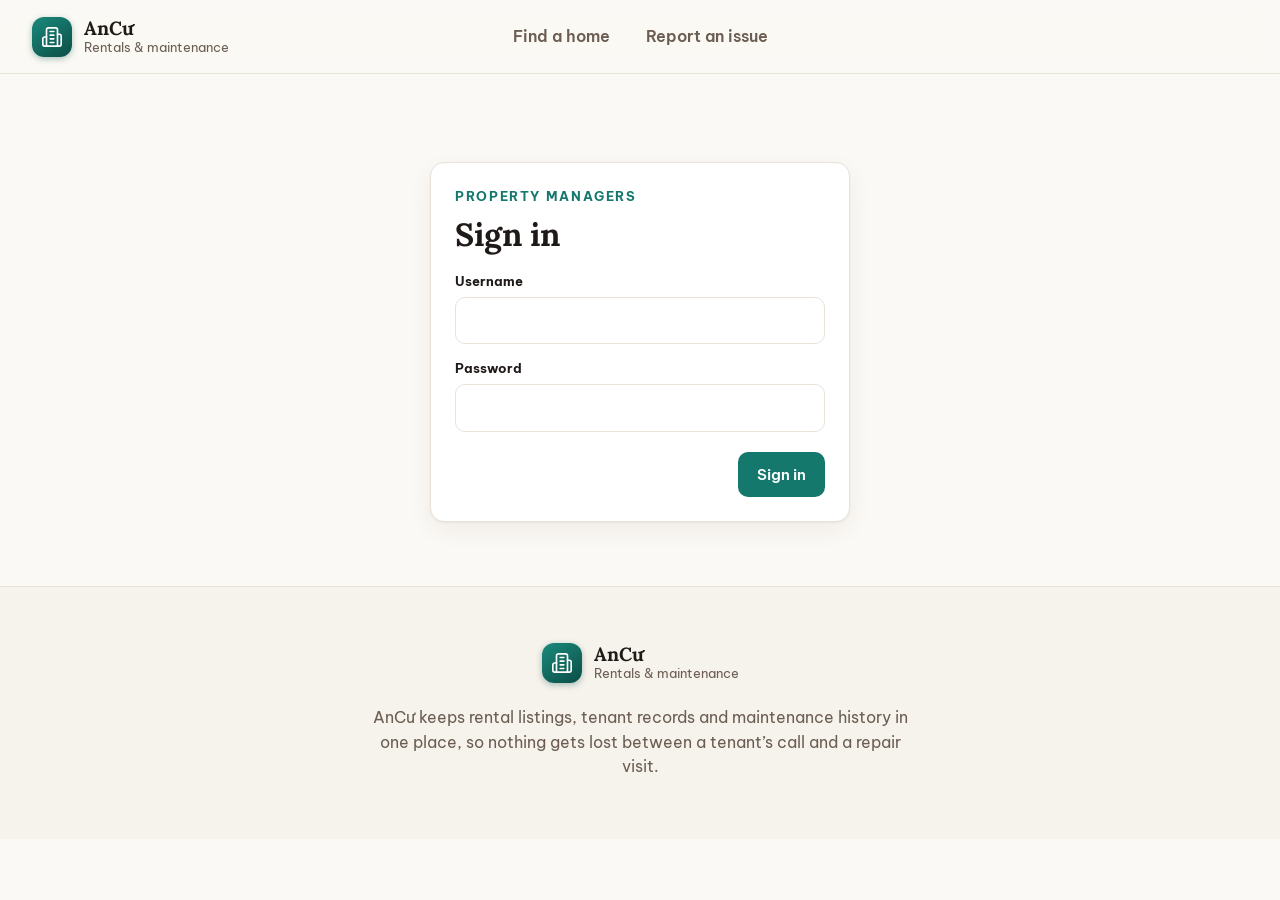
<file: src/main/resources/static/manager.html>
<!DOCTYPE html>
<html lang="en">
<head>
    <meta charset="UTF-8">
    <meta name="viewport" content="width=device-width, initial-scale=1">
    <title>Manager console - AnCư</title>
    <meta name="description" content="Manage apartments, tenants and maintenance requests.">
    <link rel="preconnect" href="https://fonts.googleapis.com">
    <link rel="preconnect" href="https://fonts.gstatic.com" crossorigin>
    <link rel="stylesheet" href="https://fonts.googleapis.com/css2?family=Be+Vietnam+Pro:wght@400;500;600;700&family=Lora:wght@500;600;700&display=swap">
    <link rel="stylesheet" href="css/style.css">
    <link rel="stylesheet" href="css/pages.css">
</head>
<body>

<!-- Icon sprite -->
<svg width="0" height="0" style="position:absolute" aria-hidden="true">
    <defs>
        <symbol id="i-building" viewBox="0 0 24 24"><path d="M6 22V4a2 2 0 0 1 2-2h8a2 2 0 0 1 2 2v18Z"/><path d="M6 12H4a2 2 0 0 0-2 2v6a2 2 0 0 0 2 2h2"/><path d="M18 9h2a2 2 0 0 1 2 2v9a2 2 0 0 1-2 2h-2"/><path d="M10 6h4M10 10h4M10 14h4M10 18h4"/></symbol>
        <symbol id="i-pin" viewBox="0 0 24 24"><path d="M20 10c0 6-8 12-8 12s-8-6-8-12a8 8 0 0 1 16 0Z"/><circle cx="12" cy="10" r="3"/></symbol>
        <symbol id="i-search" viewBox="0 0 24 24"><circle cx="11" cy="11" r="8"/><path d="m21 21-4.3-4.3"/></symbol>
        <symbol id="i-key" viewBox="0 0 24 24"><path d="m21 2-9.6 9.6"/><circle cx="7.5" cy="15.5" r="5.5"/><path d="m15.5 7.5 3 3L22 7l-3-3"/></symbol>
        <symbol id="i-bed" viewBox="0 0 24 24"><path d="M2 4v16"/><path d="M2 8h18a2 2 0 0 1 2 2v10"/><path d="M2 17h20"/><path d="M6 8v9"/></symbol>
        <symbol id="i-bath" viewBox="0 0 24 24"><path d="M9 6 6.5 3.5a1.5 1.5 0 0 0-1-.5C4.683 3 4 3.683 4 4.5V17a2 2 0 0 0 2 2h12a2 2 0 0 0 2-2v-5"/><path d="M10 5 8 7"/><path d="M2 12h20"/><path d="M7 19v2"/><path d="M17 19v2"/></symbol>
        <symbol id="i-ruler" viewBox="0 0 24 24"><path d="M21.3 15.3a2.4 2.4 0 0 1 0 3.4l-2.6 2.6a2.4 2.4 0 0 1-3.4 0L2.7 8.7a2.41 2.41 0 0 1 0-3.4l2.6-2.6a2.41 2.41 0 0 1 3.4 0Z"/><path d="m14.5 12.5 2-2"/><path d="m11.5 9.5 2-2"/><path d="m8.5 6.5 2-2"/><path d="m17.5 15.5 2-2"/></symbol>
        <symbol id="i-arrow-right" viewBox="0 0 24 24"><path d="M5 12h14"/><path d="m12 5 7 7-7 7"/></symbol>
        <symbol id="i-wrench" viewBox="0 0 24 24"><path d="M14.7 6.3a1 1 0 0 0 0 1.4l1.6 1.6a1 1 0 0 0 1.4 0l3.77-3.77a6 6 0 0 1-7.94 7.94l-6.91 6.91a2.12 2.12 0 0 1-3-3l6.91-6.91a6 6 0 0 1 7.94-7.94l-3.76 3.76z"/></symbol>
    </defs>
</svg>

<header class="site-header">
    <div class="container header-inner">
        <a class="brand" href="index.html" aria-label="AnCư home">
            <span class="brand-mark"><svg class="icon"><use href="#i-building"/></svg></span>
            <span class="brand-text">
                <span class="brand-name">AnCư</span>
                <span class="brand-tag">Rentals &amp; maintenance</span>
            </span>
        </a>
        <nav class="main-nav" aria-label="Main">
            <a href="index.html#listings">Find a home</a>
            <a href="report.html">Report an issue</a>
        </nav>
        <button type="button" class="btn btn-outline" id="btnSignOut" style="display:none">Sign out</button>
    </div>
</header>

<main>
    <!-- ============ SIGN IN ============ -->
    <section class="section" id="loginPanel">
        <div class="container">
            <form id="loginForm" class="form-card login-card" novalidate autocomplete="on">
                <p class="eyebrow">Property managers</p>
                <h1 class="page-title">Sign in</h1>
                <div id="loginMessage" role="alert"></div>
                <div class="form-row">
                    <label for="username">Username</label>
                    <input type="text" id="username" name="username" autocomplete="username" maxlength="60">
                </div>
                <div class="form-row">
                    <label for="password">Password</label>
                    <input type="password" id="password" name="password" autocomplete="current-password" maxlength="100">
                </div>
                <div class="form-actions">
                    <button type="submit" class="btn btn-primary">Sign in</button>
                </div>
            </form>
        </div>
    </section>

    <!-- ============ DASHBOARD ============ -->
    <section class="section" id="dashboard" style="display:none">
        <div class="container">
            <div class="section-head">
                <div>
                    <p class="eyebrow">Manager console</p>
                    <h1 class="page-title" id="panelTitle">Maintenance requests</h1>
                    <p class="section-lead" id="panelLead"></p>
                </div>
                <button type="button" class="btn btn-primary" id="btnAdd"><span id="btnAddLabel">Add</span></button>
            </div>

            <div class="tabs" role="tablist" aria-label="Records">
                <button type="button" class="tab is-active" role="tab" data-tab="requests">Maintenance requests</button>
                <button type="button" class="tab" role="tab" data-tab="properties">Properties</button>
                <button type="button" class="tab" role="tab" data-tab="tenants">Tenants</button>
            </div>

            <div class="toolbar">
                <label class="field field-keyword">
                    <svg class="icon"><use href="#i-search"/></svg>
                    <input type="search" id="filterKeyword" maxlength="100" aria-label="Search">
                </label>
                <label class="field field-status" id="filterStatusWrap">
                    <select id="filterStatus" aria-label="Filter by status"></select>
                </label>
                <p class="result-count" id="resultCount" aria-live="polite"></p>
            </div>

            <div id="message" role="status" aria-live="polite"></div>

            <div class="table-wrap">
                <table class="data-table">
                    <thead id="tableHead"></thead>
                    <tbody id="tableBody"></tbody>
                </table>
            </div>
        </div>
    </section>
</main>

<!-- ============ ADD / EDIT DIALOG ============ -->
<dialog id="formDialog" class="dialog" aria-labelledby="formTitle">
    <form id="recordForm" novalidate autocomplete="off">
        <h2 id="formTitle" class="dialog-title"></h2>
        <div id="formMessage" role="alert"></div>
        <div id="formFields" class="form-grid"></div>
        <div class="form-actions">
            <button type="button" class="btn btn-outline" id="btnFormCancel">Cancel</button>
            <button type="submit" class="btn btn-primary" id="btnFormSave">Save</button>
        </div>
    </form>
</dialog>

<!-- ============ DETAIL DIALOG ============ -->
<dialog id="detailDialog" class="dialog" aria-labelledby="detailTitle">
    <h2 id="detailTitle" class="dialog-title"></h2>
    <dl id="detailList" class="detail-list"></dl>
    <div class="form-actions">
        <button type="button" class="btn btn-outline" id="btnDetailClose">Close</button>
    </div>
</dialog>

<!-- ============ DELETE CONFIRM DIALOG ============ -->
<dialog id="confirmDialog" class="dialog" aria-labelledby="confirmTitle">
    <h2 id="confirmTitle" class="dialog-title">Delete this record?</h2>
    <p id="confirmText"></p>
    <div class="form-actions">
        <button type="button" class="btn btn-outline" id="btnConfirmNo">Keep it</button>
        <button type="button" class="btn btn-danger" id="btnConfirmYes">Yes, delete</button>
    </div>
</dialog>

<footer class="site-footer">
    <div class="container footer-inner">
        <a class="brand footer-brand" href="index.html" aria-label="AnCư home">
            <span class="brand-mark"><svg class="icon"><use href="#i-building"/></svg></span>
            <span class="brand-text">
                <span class="brand-name">AnCư</span>
                <span class="brand-tag">Rentals &amp; maintenance</span>
            </span>
        </a>
        <p class="footer-about">AnCư keeps rental listings, tenant records and maintenance history in one place, so nothing gets lost between a tenant’s call and a repair visit.</p>
    </div>
</footer>

<script src="js/api.js"></script>
<script src="js/manager.js"></script>
</body>
</html>
</file>
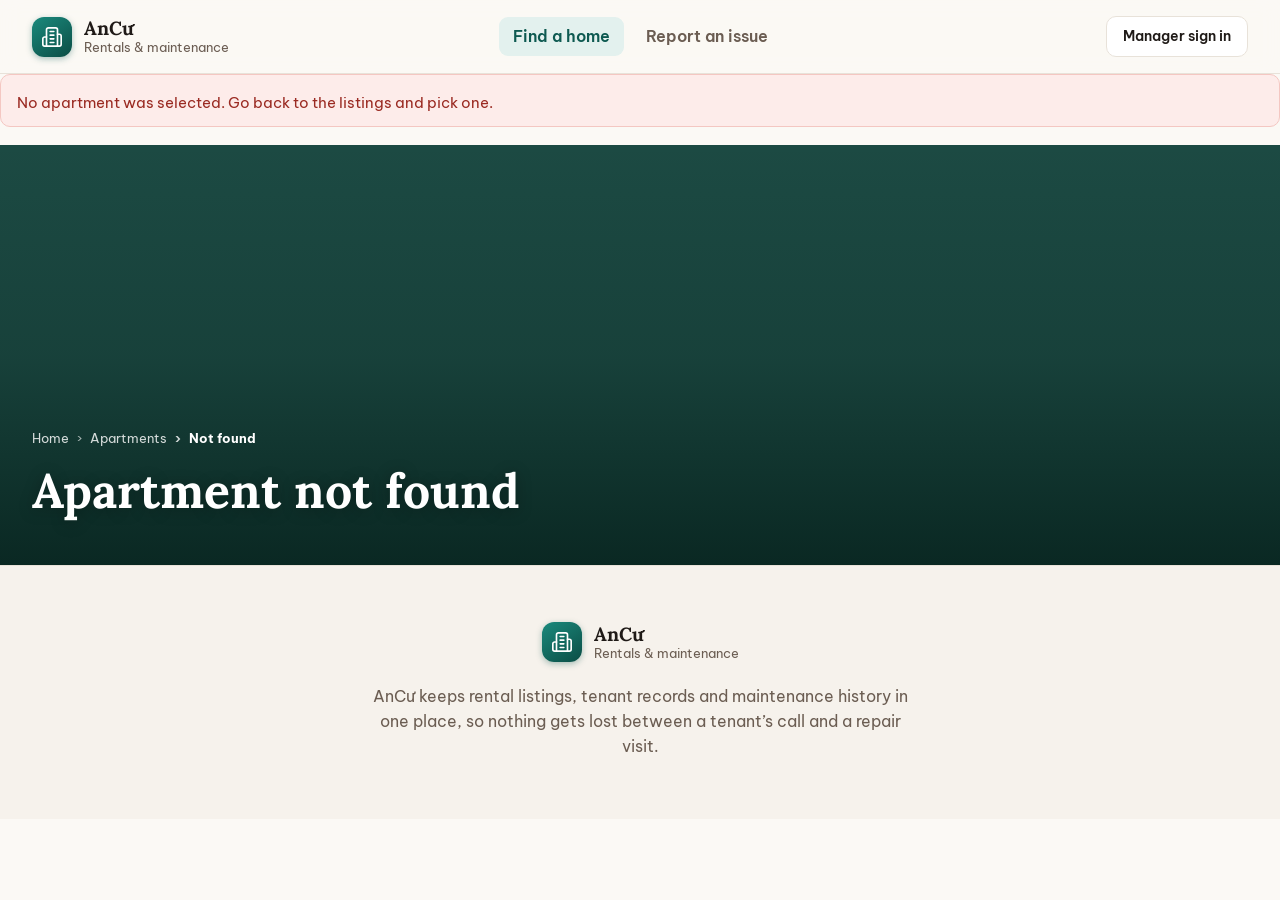
<file: src/main/resources/static/property.html>
<!DOCTYPE html>
<html lang="en">
<head>
    <meta charset="UTF-8">
    <meta name="viewport" content="width=device-width, initial-scale=1">
    <title>Apartment - AnCư</title>
    <meta name="description" content="Apartment details, monthly rent and availability.">
    <link rel="preconnect" href="https://fonts.googleapis.com">
    <link rel="preconnect" href="https://fonts.gstatic.com" crossorigin>
    <link rel="stylesheet" href="https://fonts.googleapis.com/css2?family=Be+Vietnam+Pro:wght@400;500;600;700&family=Lora:wght@500;600;700&display=swap">
    <link rel="stylesheet" href="css/style.css">
    <link rel="stylesheet" href="css/pages.css">
</head>
<body>

<!-- Icon sprite -->
<svg width="0" height="0" style="position:absolute" aria-hidden="true">
    <defs>
        <symbol id="i-building" viewBox="0 0 24 24"><path d="M6 22V4a2 2 0 0 1 2-2h8a2 2 0 0 1 2 2v18Z"/><path d="M6 12H4a2 2 0 0 0-2 2v6a2 2 0 0 0 2 2h2"/><path d="M18 9h2a2 2 0 0 1 2 2v9a2 2 0 0 1-2 2h-2"/><path d="M10 6h4M10 10h4M10 14h4M10 18h4"/></symbol>
        <symbol id="i-pin" viewBox="0 0 24 24"><path d="M20 10c0 6-8 12-8 12s-8-6-8-12a8 8 0 0 1 16 0Z"/><circle cx="12" cy="10" r="3"/></symbol>
        <symbol id="i-search" viewBox="0 0 24 24"><circle cx="11" cy="11" r="8"/><path d="m21 21-4.3-4.3"/></symbol>
        <symbol id="i-key" viewBox="0 0 24 24"><path d="m21 2-9.6 9.6"/><circle cx="7.5" cy="15.5" r="5.5"/><path d="m15.5 7.5 3 3L22 7l-3-3"/></symbol>
        <symbol id="i-bed" viewBox="0 0 24 24"><path d="M2 4v16"/><path d="M2 8h18a2 2 0 0 1 2 2v10"/><path d="M2 17h20"/><path d="M6 8v9"/></symbol>
        <symbol id="i-bath" viewBox="0 0 24 24"><path d="M9 6 6.5 3.5a1.5 1.5 0 0 0-1-.5C4.683 3 4 3.683 4 4.5V17a2 2 0 0 0 2 2h12a2 2 0 0 0 2-2v-5"/><path d="M10 5 8 7"/><path d="M2 12h20"/><path d="M7 19v2"/><path d="M17 19v2"/></symbol>
        <symbol id="i-ruler" viewBox="0 0 24 24"><path d="M21.3 15.3a2.4 2.4 0 0 1 0 3.4l-2.6 2.6a2.4 2.4 0 0 1-3.4 0L2.7 8.7a2.41 2.41 0 0 1 0-3.4l2.6-2.6a2.41 2.41 0 0 1 3.4 0Z"/><path d="m14.5 12.5 2-2"/><path d="m11.5 9.5 2-2"/><path d="m8.5 6.5 2-2"/><path d="m17.5 15.5 2-2"/></symbol>
        <symbol id="i-arrow-right" viewBox="0 0 24 24"><path d="M5 12h14"/><path d="m12 5 7 7-7 7"/></symbol>
        <symbol id="i-wrench" viewBox="0 0 24 24"><path d="M14.7 6.3a1 1 0 0 0 0 1.4l1.6 1.6a1 1 0 0 0 1.4 0l3.77-3.77a6 6 0 0 1-7.94 7.94l-6.91 6.91a2.12 2.12 0 0 1-3-3l6.91-6.91a6 6 0 0 1 7.94-7.94l-3.76 3.76z"/></symbol>
        <symbol id="i-send" viewBox="0 0 24 24"><path d="m22 2-7 20-4-9-9-4Z"/><path d="M22 2 11 13"/></symbol>
        <symbol id="i-alert" viewBox="0 0 24 24"><circle cx="12" cy="12" r="10"/><path d="M12 8v4M12 16h.01"/></symbol>
        <symbol id="i-info" viewBox="0 0 24 24"><circle cx="12" cy="12" r="10"/><path d="M12 16v-4M12 8h.01"/></symbol>
        <symbol id="i-calendar" viewBox="0 0 24 24"><rect width="18" height="18" x="3" y="4" rx="2"/><path d="M16 2v4M8 2v4M3 10h18"/></symbol>
        <symbol id="i-expand" viewBox="0 0 24 24"><path d="M15 3h6v6"/><path d="m21 3-7 7"/><path d="m3 21 7-7"/><path d="M9 21H3v-6"/></symbol>
        <symbol id="i-clipboard" viewBox="0 0 24 24"><rect width="8" height="4" x="8" y="2" rx="1"/><path d="M16 4h2a2 2 0 0 1 2 2v14a2 2 0 0 1-2 2H6a2 2 0 0 1-2-2V6a2 2 0 0 1 2-2h2"/><path d="m9 14 2 2 4-4"/></symbol>
    </defs>
</svg>

<header class="site-header">
    <div class="container header-inner">
        <a class="brand" href="index.html" aria-label="AnCư home">
            <span class="brand-mark"><svg class="icon"><use href="#i-building"/></svg></span>
            <span class="brand-text">
                <span class="brand-name">AnCư</span>
                <span class="brand-tag">Rentals &amp; maintenance</span>
            </span>
        </a>
        <nav class="main-nav" aria-label="Main">
            <a href="index.html#listings" class="is-active" aria-current="page">Find a home</a>
            <a href="report.html">Report an issue</a>
        </nav>
        <a class="btn btn-outline" href="manager.html">Manager sign in</a>
    </div>
</header>

<main>
    <div id="message" class="container" role="status" aria-live="polite"></div>

    <!-- ============ HERO ============ -->
    <section class="detail-hero" id="hero">
        <img class="hero-photo" id="photo" alt="" style="display:none">
        <button type="button" class="photo-zoom" id="photoBtn" style="display:none" aria-label="Enlarge photo"><svg class="icon"><use href="#i-expand"/></svg> View larger</button>
        <div class="container hero-content">
            <ol class="breadcrumb" aria-label="Breadcrumb">
                <li><a href="index.html">Home</a></li>
                <li><a href="index.html#listings">Apartments</a></li>
                <li aria-current="page" id="crumbDistrict">…</li>
            </ol>
            <span class="status-chip" id="heroStatus"><i></i><span>…</span></span>
            <h1 id="heroTitle">Loading…</h1>
            <p class="hero-address"><svg class="icon"><use href="#i-pin"/></svg> <span id="heroAddress"></span></p>
        </div>
    </section>

    <!-- ============ DETAIL ============ -->
    <div class="container detail-layout" id="detail" style="display:none">
        <div class="detail-main">
            <section>
                <h2 class="block-title">About this apartment</h2>
                <p class="about" id="about"></p>
            </section>

            <ul class="card facts" aria-label="Key facts">
                <li><span class="fact-label"><svg class="icon"><use href="#i-bed"/></svg> Bedrooms</span><strong id="factBeds"></strong></li>
                <li><span class="fact-label"><svg class="icon"><use href="#i-bath"/></svg> Bathrooms</span><strong id="factBaths"></strong></li>
                <li><span class="fact-label"><svg class="icon"><use href="#i-ruler"/></svg> Floor area</span><strong id="factArea"></strong></li>
                <li><span class="fact-label"><svg class="icon"><use href="#i-building"/></svg> District</span><strong id="factDistrict"></strong></li>
            </ul>

            <section class="card">
                <h3 class="card-title">Rent per square metre</h3>
                <p class="card-text" id="perSqm"></p>
            </section>

            <section class="help-card" id="helpCard">
                <span class="help-icon"><svg class="icon"><use href="#i-wrench"/></svg></span>
                <div>
                    <h3 class="card-title">Something broken in this apartment?</h3>
                    <p class="card-text" id="helpText"></p>
                    <a class="btn btn-primary" id="helpLink" href="report.html" style="display:none">Report an issue <svg class="icon"><use href="#i-arrow-right"/></svg></a>
                </div>
            </section>
        </div>

        <aside class="detail-side">
            <div class="card price-card">
                <p class="price-label">Monthly rent</p>
                <p class="price-value" id="price"></p>
                <div class="price-row price-row-strong"><span>Availability</span><span class="status-chip status-chip-soft" id="sideStatus"><i></i><span></span></span></div>
                <dl class="price-list">
                    <div><dt>Apartment</dt><dd id="sideBeds"></dd></div>
                    <div><dt>Floor area</dt><dd id="sideArea"></dd></div>
                    <div><dt>District</dt><dd id="sideDistrict"></dd></div>
                </dl>
                <p class="note note-teal"><svg class="icon"><use href="#i-calendar"/></svg> <span id="sideNote"></span></p>
            </div>
            <p class="note note-sand"><svg class="icon"><use href="#i-info"/></svg> <span>Listing data is stored in the <strong>properties</strong> table and updated by an authorised manager.</span></p>
        </aside>
    </div>
</main>

<dialog class="lightbox" id="lightbox" aria-label="Apartment photo">
    <form method="dialog"><button class="lightbox-close" aria-label="Close">&times;</button></form>
    <img id="lightboxImg" alt="">
</dialog>

<footer class="site-footer">
    <div class="container footer-inner">
        <a class="brand footer-brand" href="index.html" aria-label="AnCư home">
            <span class="brand-mark"><svg class="icon"><use href="#i-building"/></svg></span>
            <span class="brand-text">
                <span class="brand-name">AnCư</span>
                <span class="brand-tag">Rentals &amp; maintenance</span>
            </span>
        </a>
        <p class="footer-about">AnCư keeps rental listings, tenant records and maintenance history in one place, so nothing gets lost between a tenant’s call and a repair visit.</p>
    </div>
</footer>

<script src="js/api.js"></script>
<script src="js/property.js"></script>
</body>
</html>
</file>
<file: src/main/resources/static/css/style.css>
/* ---------- Tokens ---------- */
:root {
    --bg: #fbf9f5;
    --bg-soft: #f6f2ec;
    --surface: #ffffff;
    --ink: #1f1a17;
    --muted: #6b5d52;
    --line: #e8e2d9;
    --teal: #14786c;
    --teal-dark: #0e5a51;
    --teal-soft: #e3f1ee;
    --green: #1b8a5a;
    --clay: #b4532f;
    --serif: "Lora", Georgia, "Times New Roman", serif;
    --sans: "Be Vietnam Pro", system-ui, -apple-system, "Segoe UI", Roboto, "Helvetica Neue", Arial, sans-serif;
    --radius: 18px;
    --shadow: 0 1px 2px rgba(60, 40, 20, .06), 0 8px 24px rgba(60, 40, 20, .06);
}

* { box-sizing: border-box; }
html { scroll-behavior: smooth; scroll-padding-top: 88px; }
body { margin: 0; font-family: var(--sans); color: var(--ink); background: var(--bg); line-height: 1.55; -webkit-font-smoothing: antialiased; }
a { color: inherit; text-decoration: none; }
h1, h2, h3 { font-family: var(--serif); font-weight: 700; line-height: 1.2; margin: 0; }
p { margin: 0; }
ul, ol { margin: 0; padding: 0; list-style: none; }
img { display: block; max-width: 100%; }
button, input, select { font: inherit; color: inherit; }

.container { width: 100%; max-width: 1392px; margin: 0 auto; padding: 0 32px; }
.icon { width: 1em; height: 1em; flex: none; fill: none; stroke: currentColor; stroke-width: 1.8; stroke-linecap: round; stroke-linejoin: round; }
.icon-teal { color: var(--teal); }
.icon-green { color: var(--green); }
.icon-clay { color: var(--clay); }

/* ---------- Buttons ---------- */
.btn { display: inline-flex; align-items: center; justify-content: center; gap: 8px; padding: 10px 18px; border-radius: 10px; font-weight: 600; font-size: 15px; border: 1px solid transparent; cursor: pointer; white-space: nowrap; transition: background .15s, border-color .15s, color .15s, transform .05s; }
.btn:active { transform: translateY(1px); }
.btn .icon { font-size: 16px; }
.btn-outline { background: var(--surface); border-color: var(--line); color: var(--ink); }
.btn-outline:hover { border-color: var(--teal); color: var(--teal); }
.btn-primary { background: var(--teal); color: #fff; }
.btn-primary:hover { background: var(--teal-dark); }
:focus-visible { outline: 3px solid rgba(20, 120, 108, .45); outline-offset: 2px; }

/* ---------- Header ---------- */
.site-header { position: sticky; top: 0; z-index: 50; background: rgba(251, 249, 245, .92); backdrop-filter: saturate(1.4) blur(10px); border-bottom: 1px solid var(--line); }
.header-inner { display: grid; grid-template-columns: 1fr auto 1fr; align-items: center; height: 73px; }
.header-inner > .btn { justify-self: end; padding: 9px 16px; font-size: 14px; }
.brand { display: inline-flex; align-items: center; gap: 12px; justify-self: start; }
.brand-mark { display: grid; place-items: center; width: 40px; height: 40px; border-radius: 12px; color: #fff; font-size: 22px; background: linear-gradient(145deg, #1b8a7d, #0b4d45); box-shadow: 0 2px 6px rgba(14, 90, 81, .35); }
.brand-text { display: flex; flex-direction: column; line-height: 1.15; }
.brand-name { font-family: var(--serif); font-weight: 700; font-size: 19px; }
.brand-tag { font-size: 13px; color: var(--muted); }
.main-nav { display: flex; gap: 28px; }
.main-nav a { font-weight: 600; font-size: 16px; color: var(--muted); padding: 6px 0; }
.main-nav a:hover { color: var(--teal); }

/* ---------- Hero ---------- */
.hero { position: relative; display: flex; align-items: flex-end; min-height: 620px; padding: 80px 0 100px; color: #fff;
    background:
        linear-gradient(180deg, rgba(12, 40, 36, .10) 0%, rgba(12, 40, 36, .38) 45%, rgba(8, 36, 31, .86) 100%),
        url("../images/hero.jpg") center 35% / cover no-repeat;
    background-color: #1c4a43; }
.hero-inner { position: relative; }
.hero-eyebrow { display: flex; align-items: center; gap: 8px; font-size: 12.5px; font-weight: 700; letter-spacing: .13em; text-transform: uppercase; color: rgba(255, 255, 255, .86); margin-bottom: 22px; }
.hero h1 { font-size: clamp(2.3rem, 5.2vw, 3.6rem); max-width: 12em; margin-bottom: 22px; text-shadow: 0 2px 18px rgba(0, 0, 0, .25); }
.hero-lead { font-size: 18px; max-width: 36em; color: rgba(255, 255, 255, .9); }

/* ---------- Search ---------- */
.search-wrap { position: relative; z-index: 2; margin-top: -63px; }
.search-card { display: grid; grid-template-columns: 1fr 412px auto; gap: 12px; padding: 18px; background: var(--surface); border-radius: var(--radius); box-shadow: 0 10px 40px rgba(30, 20, 10, .16); }
.field { display: flex; align-items: center; gap: 10px; height: 48px; padding: 0 16px; border: 1px solid var(--line); border-radius: 10px; background: var(--surface); color: var(--muted); }
.field:focus-within { border-color: var(--teal); box-shadow: 0 0 0 3px rgba(20, 120, 108, .15); }
.field .icon { font-size: 18px; }
.field input, .field select { width: 100%; height: 100%; border: 0; outline: 0; background: transparent; color: var(--ink); font-size: 16px; }
.field input::placeholder { color: #a39789; }
.field-district { padding: 0; }
.field-district select { padding: 0 44px 0 16px; cursor: pointer; appearance: none; -webkit-appearance: none;
    background: url("data:image/svg+xml,%3Csvg xmlns='http://www.w3.org/2000/svg' width='16' height='16' viewBox='0 0 24 24' fill='none' stroke='%236b5d52' stroke-width='2' stroke-linecap='round' stroke-linejoin='round'%3E%3Cpath d='m6 9 6 6 6-6'/%3E%3C/svg%3E") no-repeat right 16px center; }
.search-card .btn-primary { height: 48px; padding: 0 26px; font-size: 16px; }
.stats { display: flex; flex-wrap: wrap; gap: 8px 32px; margin-top: 16px; color: var(--muted); font-size: 15px; }
.stats li { display: inline-flex; align-items: center; gap: 8px; }
.stats .icon { font-size: 17px; }
.stats strong { color: var(--ink); font-weight: 700; }

/* ---------- Sections ---------- */
.section { padding: 64px 0 24px; }
.eyebrow { font-size: 12.5px; font-weight: 700; letter-spacing: .13em; text-transform: uppercase; color: var(--teal); margin-bottom: 10px; }
.section h2 { font-size: clamp(1.7rem, 3vw, 2.15rem); }
.section-head { display: flex; align-items: flex-end; justify-content: space-between; gap: 24px; margin-bottom: 30px; }
.section-lead { margin-top: 10px; max-width: 40em; color: var(--muted); font-size: 16px; }
.section-head .btn { padding: 14px 20px; font-size: 16px; }

.msg { padding: 12px 16px; border-radius: 10px; margin-bottom: 18px; font-size: 15px; }
.msg-error { background: #fdecea; color: #9a2a22; border: 1px solid #f4c7c2; }
.msg-info { background: var(--teal-soft); color: var(--teal-dark); border: 1px solid #c4e0da; }
.msg-success { background: #e8f5ec; color: #1e6b3f; border: 1px solid #c3e3cd; }
.loading { grid-column: 1 / -1; color: var(--muted); padding: 40px 0; }

/* ---------- Apartment cards ---------- */
.card-grid { display: grid; grid-template-columns: repeat(3, 1fr); gap: 24px; }
.apt-card { background: var(--surface); border: 1px solid var(--line); border-radius: var(--radius); overflow: hidden; box-shadow: var(--shadow); transition: transform .18s, box-shadow .18s; }
.apt-card:hover { transform: translateY(-3px); box-shadow: 0 2px 4px rgba(60, 40, 20, .06), 0 16px 36px rgba(60, 40, 20, .12); }
.apt-photo { position: relative; aspect-ratio: 4 / 3; background: linear-gradient(135deg, #d9cfc2, #c3b7a7); overflow: hidden; }
.apt-photo img { width: 100%; height: 100%; object-fit: cover; transition: transform .4s; }
.apt-card:hover .apt-photo img { transform: scale(1.04); }
.pill { position: absolute; top: 12px; display: inline-flex; align-items: center; gap: 6px; padding: 5px 12px; border-radius: 999px; background: rgba(255, 255, 255, .94); box-shadow: 0 1px 4px rgba(0, 0, 0, .12); }
.pill-status { left: 12px; font-weight: 700; font-size: 15px; }
.pill-status i { width: 7px; height: 7px; border-radius: 50%; background: currentColor; }
.pill-status.is-available { color: var(--green); }
.pill-status.is-rented { color: var(--clay); }
.pill-price { right: 12px; font-family: var(--serif); font-weight: 700; font-size: 15px; color: var(--teal-dark); }
.apt-body { padding: 20px 20px 18px; }
.apt-body h3 { font-size: 20px; margin-bottom: 8px; }
.apt-address { display: flex; align-items: center; gap: 8px; color: var(--muted); font-size: 15px; padding-bottom: 16px; border-bottom: 1px solid var(--line); }
.apt-address .icon { font-size: 16px; }
.apt-meta { display: flex; flex-wrap: wrap; gap: 8px 22px; padding-top: 14px; color: var(--muted); font-size: 14.5px; }
.apt-meta li { display: inline-flex; align-items: center; gap: 7px; }
.apt-meta .icon { font-size: 17px; }

/* ---------- Steps ---------- */
.section-steps { padding-top: 88px; padding-bottom: 80px; }
.steps { display: grid; grid-template-columns: repeat(3, 1fr); gap: 24px; margin: 30px 0 34px; counter-reset: s; }
.step { background: var(--surface); border: 1px solid var(--line); border-radius: var(--radius); padding: 26px 24px; }
.step-num { display: grid; place-items: center; width: 36px; height: 36px; border-radius: 50%; background: var(--teal-soft); color: var(--teal-dark); font-family: var(--serif); font-weight: 700; margin-bottom: 16px; }
.step h3 { font-size: 19px; margin-bottom: 8px; }
.step p { color: var(--muted); font-size: 15.5px; }
.step em { font-style: normal; font-weight: 600; color: var(--ink); }

/* ---------- Footer ---------- */
.site-footer { background: var(--bg-soft); border-top: 1px solid var(--line); padding: 56px 0 60px; }
.footer-inner { display: flex; flex-direction: column; align-items: center; gap: 22px; text-align: center; }
.footer-brand { justify-self: auto; text-align: left; }
.footer-about { max-width: 34em; color: var(--muted); font-size: 16px; }

/* ---------- Responsive ---------- */
@media (max-width: 1080px) {
    .card-grid { grid-template-columns: repeat(2, 1fr); }
    .search-card { grid-template-columns: 1fr 1fr; }
    .search-card .btn-primary { grid-column: 1 / -1; }
}
@media (max-width: 760px) {
    .container { padding: 0 18px; }
    .header-inner { grid-template-columns: 1fr auto; height: auto; padding-top: 10px; padding-bottom: 10px; row-gap: 6px; }
    .main-nav { grid-column: 1 / -1; grid-row: 2; justify-content: center; gap: 24px; }
    .brand-tag { display: none; }
    .hero { min-height: 520px; padding: 56px 0 84px; }
    .hero-lead { font-size: 16px; }
    .search-wrap { margin-top: -48px; }
    .search-card { grid-template-columns: 1fr; padding: 14px; }
    .section { padding-top: 48px; }
    .section-head { flex-direction: column; align-items: flex-start; }
    .card-grid, .steps { grid-template-columns: 1fr; }
}
@media (prefers-reduced-motion: reduce) {
    * { transition: none !important; scroll-behavior: auto !important; }
}
</file>
<file: src/main/resources/static/css/pages.css>
/* =====================================================================
   pages.css - property detail, report form and manager console.
   Loaded after style.css and uses its tokens (--teal, --line, --serif ...).
   ===================================================================== */

:root {
    --amber: #b7791f;
    --amber-soft: #fbf0dc;
    --blue: #2b6cb0;
    --blue-soft: #e6eef8;
    --danger: #b3261e;
    --danger-soft: #fdecea;
    --sand-soft: #f7f3ec;
}

/* ---------- Shared: nav, cards that link, small UI ---------- */
.main-nav { gap: 8px; }
.main-nav a { padding: 7px 14px; border-radius: 9px; }
.main-nav a.is-active { background: var(--teal-soft); color: var(--teal-dark); }

a.apt-card { display: block; }
a.apt-card:focus-visible { outline-offset: 3px; }

.sr-only { position: absolute; width: 1px; height: 1px; margin: -1px; padding: 0; overflow: hidden; clip: rect(0 0 0 0); white-space: nowrap; border: 0; }
.icon-clay { color: var(--clay); }

.btn-ghost { background: transparent; color: var(--ink); border-color: transparent; }
.btn-ghost:hover { color: var(--teal); }
.btn-danger { background: var(--danger-soft); color: var(--danger); border-color: #f1c4c0; }
.btn-danger:hover { background: var(--danger); color: #fff; border-color: var(--danger); }
.btn-sm { padding: 6px 12px; font-size: 13.5px; border-radius: 8px; }
.btn[disabled] { opacity: .6; cursor: progress; }

.note { display: flex; align-items: flex-start; gap: 10px; padding: 12px 14px; border-radius: 12px; font-size: 13.5px; line-height: 1.5; }
.note .icon { font-size: 16px; margin-top: 2px; }
.note-teal { background: var(--teal-soft); color: var(--teal-dark); }
.note-sand { background: var(--sand-soft); color: var(--muted); border: 1px solid var(--line); }
.note strong { color: var(--ink); }

.card { background: var(--surface); border: 1px solid var(--line); border-radius: 14px; box-shadow: var(--shadow); padding: 20px; }
.card-title { font-size: 17px; margin-bottom: 6px; }
.card-text { color: var(--muted); font-size: 14.5px; }

.status-chip { display: inline-flex; align-items: center; gap: 7px; padding: 5px 14px; border-radius: 999px; font-weight: 700; font-size: 15px; }
.status-chip i { width: 7px; height: 7px; border-radius: 50%; background: currentColor; }
.status-chip.is-available { background: var(--teal-soft); color: var(--green); }
.status-chip.is-rented { background: #f8e8e1; color: var(--clay); }
.status-chip-soft { font-size: 14px; padding: 3px 12px; }

/* ---------- Property detail ---------- */
#message.container { padding-top: 16px; }

.detail-hero { position: relative; display: flex; align-items: flex-end; min-height: 420px; padding: 48px 0 34px; color: #fff; background-color: #1c4a43; overflow: hidden; }
.hero-photo { position: absolute; inset: 0; width: 100%; height: 100%; object-fit: cover; }
.detail-hero::after { content: ""; position: absolute; inset: 0; background: linear-gradient(180deg, rgba(12, 40, 36, 0) 0%, rgba(10, 38, 33, .25) 50%, rgba(7, 34, 29, .85) 100%); pointer-events: none; }
.hero-content { position: relative; z-index: 1; }
.detail-hero .container { width: 100%; }
.breadcrumb { display: flex; flex-wrap: wrap; gap: 8px; margin-bottom: 14px; font-size: 13px; color: rgba(255, 255, 255, .82); }
.breadcrumb li + li::before { content: "›"; margin-right: 8px; opacity: .8; }
.breadcrumb a:hover { text-decoration: underline; }
.breadcrumb [aria-current] { color: #fff; font-weight: 700; }
.detail-hero .status-chip { margin-bottom: 14px; }
.detail-hero h1 { font-size: clamp(2rem, 4.4vw, 3rem); text-shadow: 0 2px 16px rgba(0, 0, 0, .3); margin-bottom: 12px; }
.hero-address { display: flex; align-items: center; gap: 8px; font-size: 14px; font-weight: 600; color: rgba(255, 255, 255, .92); }

.detail-layout { display: grid; grid-template-columns: minmax(0, 1fr) 360px; gap: 32px; padding-top: 40px; padding-bottom: 72px; align-items: start; }
.detail-main { display: grid; gap: 20px; }
.block-title { font-size: 22px; margin-bottom: 12px; }
.photo-zoom { position: absolute; z-index: 2; top: 18px; right: 18px; display: inline-flex; align-items: center; gap: 6px; padding: 7px 14px; border: 0; border-radius: 999px; background: rgba(255, 255, 255, .94); color: var(--ink); font-size: 13px; font-weight: 600; cursor: zoom-in; box-shadow: 0 1px 4px rgba(0, 0, 0, .2); }
.photo-zoom .icon { font-size: 15px; }
.lightbox { max-width: min(96vw, 1200px); width: 100%; padding: 0; border: 0; border-radius: 14px; background: transparent; overflow: visible; }
.lightbox::backdrop { background: rgba(12, 20, 18, .82); }
.lightbox img { width: 100%; max-height: 88vh; object-fit: contain; border-radius: 14px; }
.lightbox-close { position: absolute; top: -14px; right: -6px; width: 38px; height: 38px; border: 0; border-radius: 50%; background: #fff; font-size: 24px; line-height: 1; cursor: pointer; box-shadow: 0 2px 8px rgba(0, 0, 0, .3); }
.about { max-width: 38em; color: var(--muted); font-size: 16.5px; line-height: 1.7; }

.facts { display: grid; grid-template-columns: repeat(4, 1fr); gap: 16px; }
.facts li { display: grid; gap: 6px; }
.fact-label { display: inline-flex; align-items: center; gap: 6px; font-size: 11.5px; font-weight: 700; letter-spacing: .08em; text-transform: uppercase; color: var(--muted); }
.fact-label .icon { font-size: 14px; }
.facts strong { font-family: var(--serif); font-size: 16px; font-weight: 600; }

.help-card { display: flex; gap: 16px; padding: 20px; border: 1px dashed #d7cdbf; border-radius: 14px; background: var(--bg-soft); }
.help-icon { display: grid; place-items: center; flex: none; width: 36px; height: 36px; border-radius: 50%; background: #efe8dc; color: var(--muted); font-size: 18px; }
.help-card .btn { margin-top: 14px; }

.detail-side { display: grid; gap: 14px; position: sticky; top: 88px; }
.price-label { font-size: 11.5px; font-weight: 700; letter-spacing: .1em; text-transform: uppercase; color: var(--muted); }
.price-value { font-family: var(--serif); font-weight: 700; font-size: 32px; color: var(--teal-dark); margin: 4px 0 16px; }
.price-row { display: flex; align-items: center; justify-content: space-between; padding: 14px 0; border-top: 1px solid var(--line); font-size: 14.5px; }
.price-row-strong { font-weight: 700; border-bottom: 1px solid var(--line); }
.price-list { display: grid; gap: 8px; padding: 14px 0 16px; font-size: 14.5px; color: var(--muted); }
.price-list div { display: flex; justify-content: space-between; gap: 12px; }
.price-list dt { margin: 0; }
.price-list dd { margin: 0; color: var(--ink); }

/* ---------- Page header + two column layout (report) ---------- */
.page-intro { padding: 48px 0 24px; }
.page-title { font-size: clamp(2rem, 4vw, 2.9rem); margin-bottom: 12px; }
.page-lead { max-width: 34em; color: var(--muted); font-size: 16.5px; }
.page-layout { display: grid; grid-template-columns: minmax(0, 1fr) 320px; gap: 32px; padding-bottom: 72px; align-items: start; }
.page-main { max-width: 760px; }
.page-side { display: grid; gap: 14px; }
.side-card { background: var(--surface); border: 1px solid var(--line); border-radius: 14px; padding: 16px 18px; box-shadow: var(--shadow); }
.side-card h3 { display: flex; align-items: center; gap: 8px; font-family: var(--sans); font-size: 15px; margin-bottom: 6px; }
.side-card p { color: var(--muted); font-size: 14px; }

/* ---------- Forms ---------- */
.form-section { background: var(--surface); border: 1px solid var(--line); border-radius: 14px; box-shadow: var(--shadow); padding: 22px 24px 24px; margin-bottom: 18px; }
.form-section-head { padding-bottom: 14px; margin-bottom: 18px; border-bottom: 1px solid var(--line); }
.form-section-head h2 { font-size: 18px; margin-bottom: 4px; }
.form-section-head p { font-size: 13.5px; color: var(--muted); }

.form-card { background: var(--surface); border: 1px solid var(--line); border-radius: 14px; box-shadow: var(--shadow); padding: 24px; }
.login-card { max-width: 420px; margin: 24px auto 40px; }
.login-card .page-title { font-size: 2rem; margin-bottom: 16px; }
.login-card .form-row { margin-bottom: 14px; }

.form-grid { display: grid; grid-template-columns: 1fr 1fr; gap: 16px 18px; }
.form-row { display: flex; flex-direction: column; gap: 6px; min-width: 0; }
.form-row-wide { grid-column: 1 / -1; }
.form-row label { font-size: 13px; font-weight: 700; }
.req { color: var(--clay); }
.form-row input, .form-row select, .form-row textarea { width: 100%; padding: 11px 14px; border: 1px solid var(--line); border-radius: 10px; background: var(--surface); color: var(--ink); font-size: 15px; }
.form-row input::placeholder, .form-row textarea::placeholder { color: #a39789; }
.form-row textarea { resize: vertical; min-height: 120px; line-height: 1.5; }
.form-row select { appearance: none; -webkit-appearance: none; padding-right: 40px; cursor: pointer;
    background: var(--surface) url("data:image/svg+xml,%3Csvg xmlns='http://www.w3.org/2000/svg' width='16' height='16' viewBox='0 0 24 24' fill='none' stroke='%236b5d52' stroke-width='2' stroke-linecap='round' stroke-linejoin='round'%3E%3Cpath d='m6 9 6 6 6-6'/%3E%3C/svg%3E") no-repeat right 14px center; }
.form-row input:focus, .form-row select:focus, .form-row textarea:focus { outline: 0; border-color: var(--teal); box-shadow: 0 0 0 3px rgba(20, 120, 108, .15); }
.form-row [aria-invalid="true"] { border-color: var(--danger); }
.field-hint { font-size: 12.5px; color: var(--muted); }
.field-error { font-size: 12.5px; color: var(--danger); font-weight: 600; }
.field-error:empty { display: none; }

.form-actions { display: flex; justify-content: flex-end; flex-wrap: wrap; gap: 10px; margin-top: 20px; }
.form-actions-start { justify-content: flex-start; margin-top: 4px; }

.success-card h2 { font-size: 24px; margin-bottom: 10px; }
.success-code { margin-bottom: 10px; color: var(--muted); }
.success-code strong { display: inline-block; margin-left: 6px; padding: 4px 12px; border-radius: 8px; background: var(--teal-soft); color: var(--teal-dark); font-size: 18px; letter-spacing: .04em; }

/* ---------- Manager console ---------- */
.tabs { display: flex; flex-wrap: wrap; gap: 6px; margin-bottom: 18px; border-bottom: 1px solid var(--line); }
.tab { padding: 10px 16px; border: 0; border-bottom: 2px solid transparent; margin-bottom: -1px; background: none; font-weight: 600; font-size: 15px; color: var(--muted); cursor: pointer; }
.tab:hover { color: var(--teal); }
.tab.is-active { color: var(--teal-dark); border-bottom-color: var(--teal); }

.toolbar { display: flex; flex-wrap: wrap; align-items: center; gap: 12px; margin-bottom: 16px; }
.toolbar .field-keyword { flex: 1 1 280px; max-width: 460px; }
.toolbar .field-status { flex: 0 0 200px; padding: 0; }
.toolbar .field-status select { padding: 0 40px 0 14px; cursor: pointer; appearance: none; -webkit-appearance: none;
    background: url("data:image/svg+xml,%3Csvg xmlns='http://www.w3.org/2000/svg' width='16' height='16' viewBox='0 0 24 24' fill='none' stroke='%236b5d52' stroke-width='2' stroke-linecap='round' stroke-linejoin='round'%3E%3Cpath d='m6 9 6 6 6-6'/%3E%3C/svg%3E") no-repeat right 14px center; }
.result-count { margin-left: auto; font-size: 14px; color: var(--muted); }

.table-wrap { overflow-x: auto; background: var(--surface); border: 1px solid var(--line); border-radius: 14px; box-shadow: var(--shadow); }
.data-table { width: 100%; border-collapse: collapse; font-size: 14.5px; }
.data-table th { text-align: left; padding: 12px 14px; font-size: 12px; font-weight: 700; letter-spacing: .06em; text-transform: uppercase; color: var(--muted); background: var(--bg-soft); border-bottom: 1px solid var(--line); white-space: nowrap; }
.data-table td { padding: 12px 14px; border-bottom: 1px solid var(--line); vertical-align: top; }
.data-table tbody tr:last-child td { border-bottom: 0; }
.data-table tbody tr:hover { background: #fdfcf9; }
.data-table td.loading, .data-table td.empty { text-align: center; padding: 36px 14px; color: var(--muted); }
.row-actions { white-space: nowrap; text-align: right; }

.badge { display: inline-block; padding: 3px 10px; border-radius: 999px; font-size: 12.5px; font-weight: 700; white-space: nowrap; }
.badge-pending, .badge-low { background: var(--amber-soft); color: var(--amber); }
.badge-in-progress, .badge-normal { background: var(--blue-soft); color: var(--blue); }
.badge-done, .badge-available { background: #e3f3ea; color: var(--green); }
.badge-rented { background: #f8e8e1; color: var(--clay); }
.badge-high { background: var(--danger-soft); color: var(--danger); }
.badge-low { background: var(--sand-soft); color: var(--muted); }

/* ---------- Dialogs ---------- */
.dialog { width: min(640px, calc(100% - 32px)); max-height: calc(100% - 48px); padding: 24px; border: 1px solid var(--line); border-radius: 16px; background: var(--surface); color: var(--ink); box-shadow: 0 24px 60px rgba(20, 12, 4, .3); }
.dialog::backdrop { background: rgba(20, 28, 26, .5); }
.dialog-title { font-size: 21px; margin-bottom: 16px; }
.dialog .msg { margin-bottom: 14px; }
.dialog p { color: var(--muted); }
.detail-list { margin: 0; }
.detail-row { display: grid; grid-template-columns: 150px 1fr; gap: 12px; padding: 9px 0; border-bottom: 1px solid var(--line); font-size: 14.5px; }
.detail-row dt { color: var(--muted); font-weight: 600; }
.detail-row dd { margin: 0; overflow-wrap: anywhere; }

/* ---------- Responsive ---------- */
@media (max-width: 960px) {
    .detail-layout, .page-layout { grid-template-columns: 1fr; }
    .detail-side { position: static; }
    .page-main { max-width: none; }
}
@media (max-width: 760px) {
    .main-nav a { padding: 6px 10px; }
    .facts { grid-template-columns: repeat(2, 1fr); }
    .form-grid { grid-template-columns: 1fr; }
    .form-section { padding: 18px 16px 20px; }
    .detail-hero { min-height: 340px; padding: 36px 0 26px; }
    .detail-row { grid-template-columns: 1fr; gap: 2px; }
    .result-count { margin-left: 0; width: 100%; }
    .toolbar .field-status { flex: 1 1 100%; }
}
</file>
